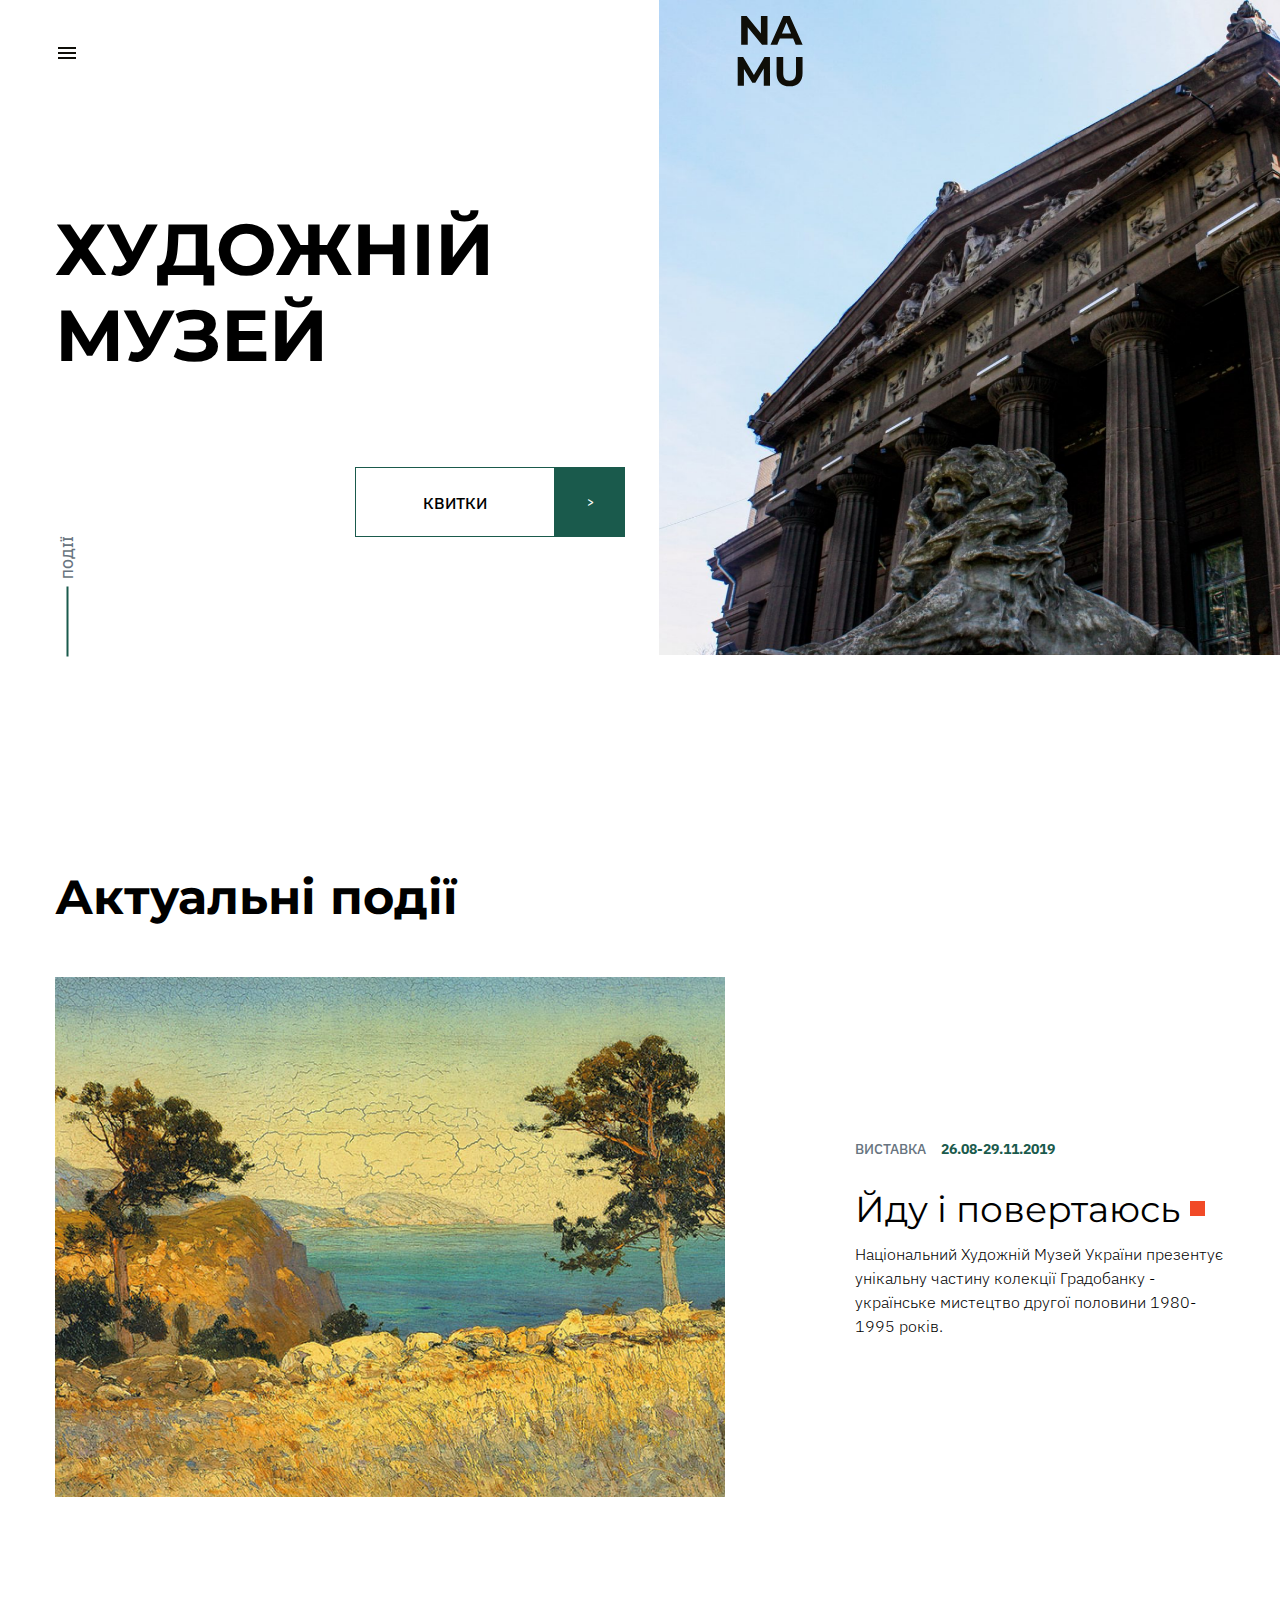
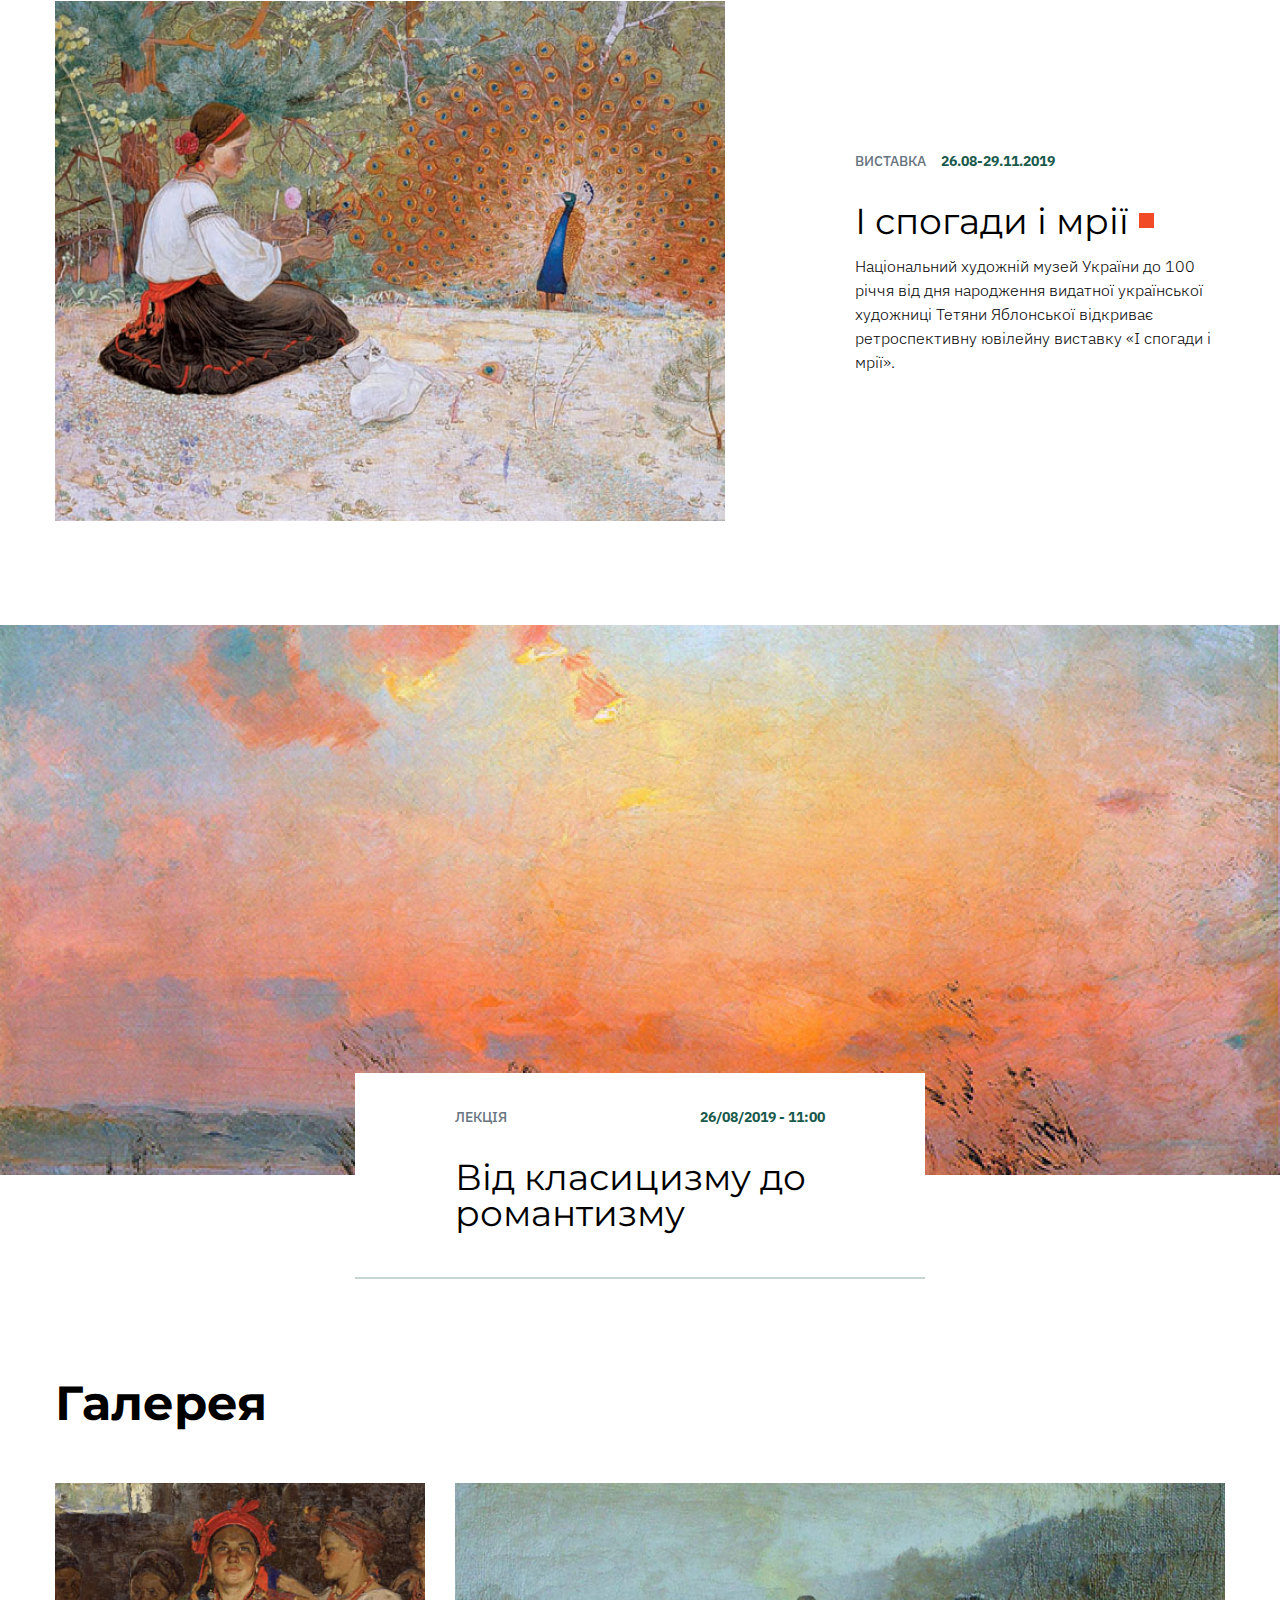
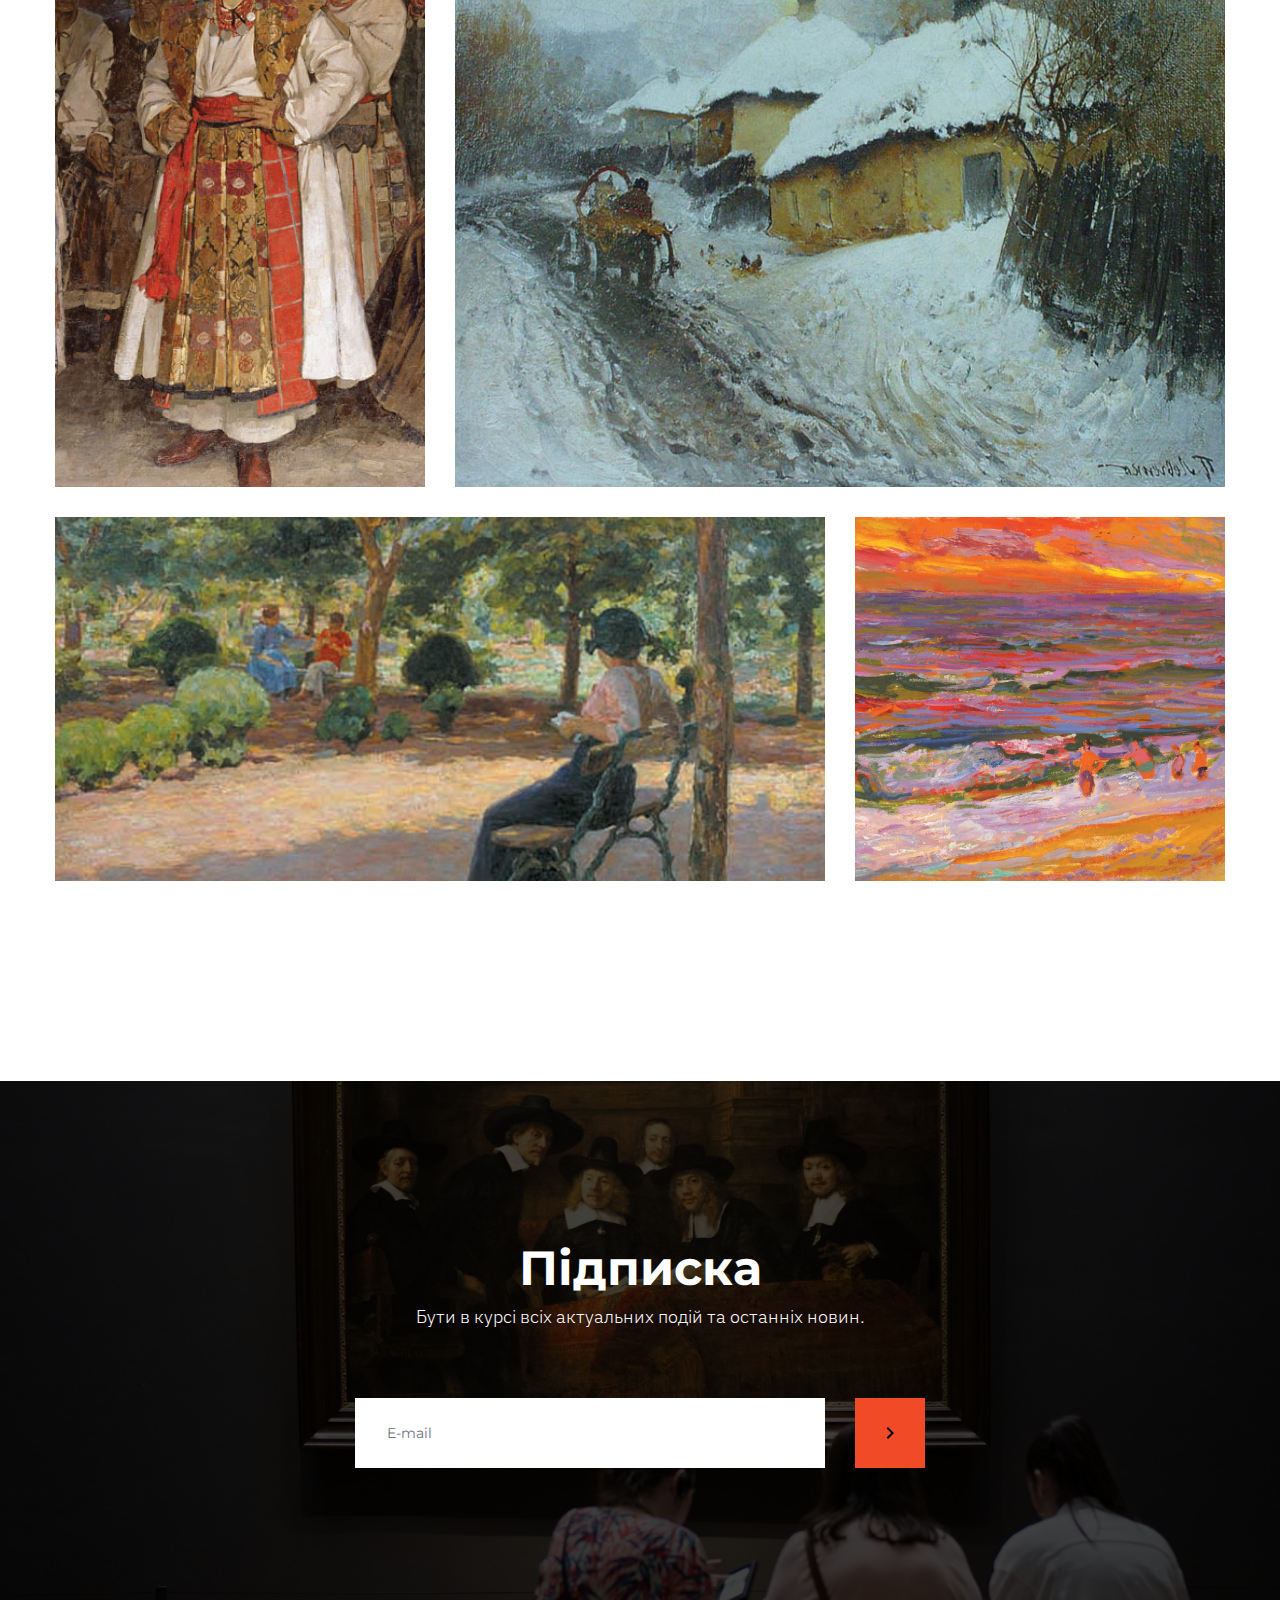
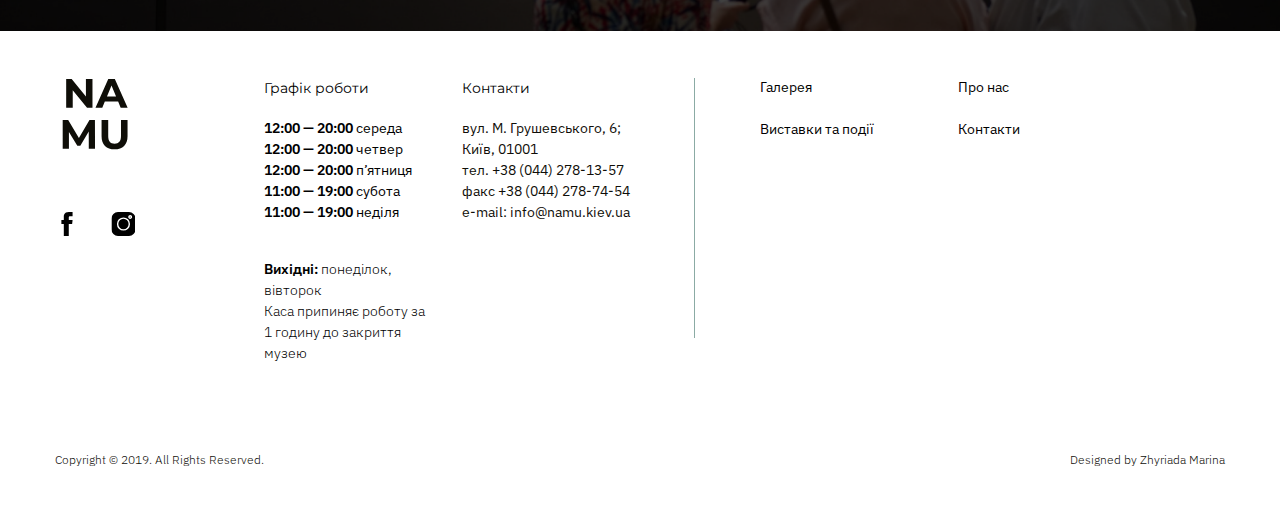
<file: index.html>
<!DOCTYPE html><html lang="uk" class="page"><head><meta charset="utf-8"><meta name="viewport" content="width=device-width, initial-scale=1.0"><title>НАМУ</title><link rel="icon" href="favicon.2f0fb898.ico" type="image/svg+xml"><link rel="stylesheet" href="index.f9e3e88d.css"></head><body class="page__body">  <header class="header"> <div class="container"> <div class="header__content"> <div class="container__header-bg"> <div class="header__image"></div> </div> <div class="header__top-bar"> <a href="#menu" class="icon icon--menu top-bar__burger-menu"></a> <a href="#" class="top-bar__logo-link"> <img src="logo.9435ae94.svg" alt="NAMU" class="top-bar__logo"> </a> </div> <div class="header__museum"> <h1 class="museum__title">Художній музей</h1> <div class="museum__button"> <a href="#events" class="museum__tickets"> <span>Квитки</span> </a> </div> <div class="museum__events"> <div class="museum__events-link"> <div class="museum__line"></div> <a href="#events" class="museum__events-title">події</a> </div> </div> </div> </div> </div> </header> <aside class="menu page__menu" id="menu"> <div class="menu__container"> <div class="menu__mobile-view"> <div class="menu__top top-bar"> <a href="#" class="icon icon--close"></a> </div> <nav class="menu__nav nav"> <ul class="nav__list"> <li class="nav__item"> <a class="nav__link" href="#gallery">Галерея</a> </li> <li class="nav__item"> <a class="nav__link" href="#events">Виставки та події</a> </li> <li class="nav__item"> <a class="nav__link" href="#follow">Про нас</a> </li> <li class="nav__item"> <a class="nav__link" href="#contacts">Контакти</a> </li> </ul> </nav> </div> <div class="menu__line"></div> <div class="menu__contacts"> <div class="menu__schedule"> <h3 class="schedule__title">Графік роботи</h3> <ul class="schedule__list"> <li class="schedule__item"><strong>12:00 — 20:00</strong> середа</li> <li class="schedule__item"><strong>12:00 — 20:00</strong> четвер</li> <li class="schedule__item"><strong>12:00 — 20:00</strong> п’ятниця</li> <li class="schedule__item"><strong>11:00 — 19:00</strong> субота</li> <li class="schedule__item"><strong>11:00 — 19:00</strong> неділя</li> </ul> </div> <div class="menu__weekends"> <p class="menu__message"> <strong>Вихідні:</strong> понеділок, вівторок <br> Каса припиняє роботу за 1 годину до закриття музею </p> </div> </div> </div> </aside>  <main class="main">  <div class="events__container main__events"> <section class="events" id="events"> <h2>Актуальні події</h2> <div class="events__exhibitions"> <article class="event"> <img src="events-img-1.241561dd.png" alt="Йду і повертаюсь" class="event__photo"> <div class="event__info"> <h4 class="event__date"> виставка <span>26.08-29.11.2019</span> </h4> <h3 class="event__title">Йду і повертаюсь <img src="icon-red-square.1bae6a74.svg" alt="Йду і повертаюсь" class="event__icon"> </h3> <p class="event__description">Національний Художній Музей України презентує унікальну частину колекції Градобанку - українське мистецтво другої половини 1980-1995 років.</p> </div> </article> <article class="event"> <img src="events-img-2.9ada0dc7.png" alt="І спогади і мрії" class="event__photo"> <div class="event__info"> <h4 class="event__date"> виставка <span>26.08-29.11.2019</span> </h4> <h3 class="event__title">І спогади і мрії <img src="icon-red-square.1bae6a74.svg" alt="І спогади і мрії" class="event__icon"> </h3> <p class="event__description">Національний художній музей України до 100 річчя від дня народження видатної української художниці Тетяни Яблонської відкриває ретроспективну ювілейну виставку «І спогади і мрії».</p> </div> </article> </div> </section> </div> <div class="lection__container main__lection"> <section class="lection"> <article class="event__lection"> <div class="lection__photo"></div> <div class="lection__info"> <h4 class="event__date event__date--lection"> лекція <span>26/08/2019 - 11:00</span> </h4> <h3 class="event__title">Від класицизму до романтизму</h3> </div> </article> </section> </div>   <section class="gallery" id="gallery"> <div class="gallery__container"> <h2 class="gallery__title">Галерея</h2> <div class="gallery__wrapper"> <article class="gallery"> <div class="gallery__photos"> <a href="#gallery" class="gallery__link gallery__link--narrow"> <img class="gallery__photo" src="gallery-1.1fcfd69b.png" alt="Ф. Кричевський - Наречена, 1910р"> </a> <a href="#gallery" class="gallery__link gallery__link--wide"> <img class="gallery__photo" src="gallery-2.dc15b24d.png" alt="П. Левченко - Глухомань (Село взимку)"> </a> </div> </article> <article class="gallery"> <div class="gallery__photos"> <a href="#gallery" class="gallery__link gallery__link--wide"> <img class="gallery__photo" src="gallery-3.6e6ff957.png" alt="Дівчина в парку"> </a> <a href="#gallery" class="gallery__link gallery__link--narrow"> <img class="gallery__photo" src="gallery-4.e07c4017.png" alt="М. Глущенко - На морі, 1970"> </a> </div> </article> </div> <article class="gallery-carousel"> <div class="gallery__photos"> <div class="gallery__photo-container"> <a href="#gallery" class="gallery__link gallery__link--carousel" data-slide="1"> <img src="gallery-1.1fcfd69b.png" alt="Image 1" class="gallery__photo gallery__photo--active" id="slide1"> </a> <a href="#gallery" class="gallery__link gallery__link--carousel" data-slide="2"> <img src="carusel-img-2.e9ea7988.png" alt="Image 2" class="gallery__photo" id="slide2"> </a> <a href="#gallery" class="gallery__link gallery__link--carousel" data-slide="3"> <img src="gallery-1.1fcfd69b.png" alt="Image 3" class="gallery__photo" id="slide3"> </a> <a href="#gallery" class="gallery__link gallery__link--carousel" data-slide="4"> <img src="carusel-img-2.e9ea7988.png" alt="Image 4" class="gallery__photo" id="slide4"> </a> </div> </div> <div class="gallery__dots"> <span class="gallery__dot gallery__dot--active" id="button1" data-slide="1"> </span> <span class="gallery__dot" id="button2" data-slide="2"> </span> <span class="gallery__dot" id="button3" data-slide="3"> </span> <span class="gallery__dot" id="button4" data-slide="4"> </span> </div> </article> </div> </section>   <section class="follow" id="follow"> <div class="follow__container"> <div class="follow__content"> <div class="follow__title"> <h2 class="follow__name">Підписка</h2> <p class="follow__slogan">Бути в курсі всіх актуальних подій та останніх новин.</p> </div> <div class="follow__form"> <form action="post" class="follow__form-position"> <input type="email" class="follow__input" placeholder="E-mail" required> <button type="submit" class="follow__button"> <span class="icon icon--follow"></span> </button> </form> </div> </div> </div> </section>   <footer class="contacts" id="contacts"> <div class="contacts__container"> <div class="contacts__icons"> <img src="logo.9435ae94.svg" alt="NAMU" class="contacts__logo"> <div class="contacts__social-media-links"> <a href="https://www.facebook.com/namu.museum/?locale=uk_UA" class="icon icon--fb"></a> <a href="https://www.instagram.com/namu.museum/" class="icon icon--insta"></a> </div> </div> <div class="contacts__schedule"> <h3 class="schedule__title">Графік роботи</h3> <ul class="schedule__list"> <li class="schedule__item"><span>12:00 — 20:00</span> середа</li> <li class="schedule__item"><span>12:00 — 20:00</span> четвер</li> <li class="schedule__item"><span>12:00 — 20:00</span> п’ятниця</li> <li class="schedule__item"><span>11:00 — 19:00</span> субота</li> <li class="schedule__item"><span>11:00 — 19:00</span> неділя</li> </ul> <br> <br> <p class="contacts__message"> <span>Вихідні:</span> понеділок, вівторок <br>Каса припиняє роботу за 1 годину до закриття музею </p> </div> <div class="contacts__info"> <h3 class="schedule__title">Контакти</h3> <a href="https://maps.app.goo.gl/gGsvGYVpAEoWohGp9" class="contacts__info-item"> вул. М. Грушевського, 6; Київ, 01001 </a> <a href="tel:+38 (044) 278-13-57" class="contacts__info-item"> тел. +38 (044) 278-13-57 </a> <a href="fax:+38 (044) 278-74-54" class="contacts__info-item"> факс +38 (044) 278-74-54 </a> <a href="mailto:“info@namu.kiev.ua”" class="contacts__info-item"> e-mail: info@namu.kiev.ua </a> </div> <div class="contacts__arrow-up"> <a href="#" class="contacts__arrow-up--link"> <img src="icon-arrow-up.26b1a45a.svg" alt="arrow-up" class="contacts__arrow-up--img"> </a> </div> <div class="contacts__line"></div> <nav class="contacts__nav nav"> <ul class="nav__list"> <li class="nav__item nav__item--footer"> <a class="nav__link nav__link--footer" href="#gallery">Галерея</a> </li> <li class="nav__item nav__item--footer"> <a class="nav__link nav__link--footer" href="#events">Виставки та події</a> </li> <li class="nav__item nav__item--footer"> <a class="nav__link nav__link--footer" href="#follow">Про нас</a> </li> <li class="nav__item nav__item--footer"> <a class="nav__link nav__link--footer" href="#contacts">Контакти</a> </li> </ul> </nav> </div> <div class="contacts__copyright"> <div class="contacts__copyright-symbol">Copyright © 2019. All Rights Reserved.</div> <div class="contacts__copyright-sign">Designed by Zhyriada Marina</div> </div> </footer>  </main> <script src="index.6f1ae151.js" defer></script> </body></html>
</file>
<file: index.f9e3e88d.css>
@import "https://fonts.googleapis.com/css2?family=IBM+Plex+Sans:wght@300;400;500;600&family=Montserrat:wght@400;700&display=swap";h2,h1{font-family:Montserrat,sans-serif;font-weight:700}h3{font-family:Montserrat,sans-serif;font-weight:400}h4{font-family:IBM Plex Sans,sans-serif;font-size:14px;font-weight:500}p{font-family:IBM Plex Sans,sans-serif;font-weight:300}a{font-family:IBM Plex Sans,sans-serif;font-weight:500}h1{text-transform:uppercase;text-align:center;font-size:45px}@media (min-width:768px){h1{text-align:left;font-size:54px;line-height:65px}}@media (min-width:1280px){h1{font-size:72px;line-height:86px}}h2{text-align:center;font-size:36px;line-height:36px}@media (min-width:768px){h2{text-align:left;font-size:48px;line-height:48px}}h3{font-size:28px;line-height:28px}@media (min-width:768px){h3{font-size:36px;line-height:36px}}h4{text-transform:uppercase;font-size:16px;line-height:16px}@media (min-width:768px){h4{font-size:14px;line-height:14px}}.page{scroll-behavior:smooth}.page:has(.page__menu:target){overflow:hidden}.page__body{min-width:320px;height:100%;margin:0}.page__menu{opacity:0;pointer-events:none;color:#fff;background-color:#1a5a4c;width:100vw;height:399px;padding-left:55px;padding-right:55px;transition:all .3s;position:fixed;top:0;left:0;right:0;transform:translateY(-100%)}.page__menu:target{opacity:1;pointer-events:all;transform:translate(0)}@media (min-width:768px){.page__menu{height:225px}}@media (min-width:1280px){.page__menu{height:233px}}.header__image{background-image:url(bg-main.47a7cf48.png);background-size:cover;background-position:end;z-index:-1;width:100%;height:300px;position:absolute;top:0;left:0}@media (min-width:768px){.header__image{width:calc(100% - 355px);height:384px;position:relative;left:355px}}@media (min-width:1280px){.header__image{width:calc(100% - 500px);height:655px;left:620px}}.header__top-bar{--columns:2;grid-template-columns:repeat(var(--columns),1fr);-ms-flex-align:center;align-items:center;column-gap:20px;height:61px;margin-top:9px;display:grid}@media (min-width:768px){.header__top-bar{--columns:6;column-gap:30px}}@media (min-width:1280px){.header__top-bar{--columns:12}}@media (min-width:768px){.header__top-bar{height:72px;margin-top:15px}}.header__museum{--columns:2;grid-template-columns:repeat(var(--columns),1fr);gap:20px;padding-top:250px;display:grid}@media (min-width:768px){.header__museum{--columns:6;column-gap:30px}}@media (min-width:1280px){.header__museum{--columns:12}}@media (min-width:768px){.header__museum{row-gap:38px;padding-top:40px}}@media (min-width:1280px){.header__museum{row-gap:0;padding-top:119px}}.top-bar__logo{height:61px}@media (min-width:768px){.top-bar__logo{height:72px;padding-left:82px;padding-right:82px}}.top-bar__logo-link{grid-column-start:2;-ms-flex-pack:center;justify-content:center;translate:-40px}@media (min-width:768px){.top-bar__logo-link{grid-column:4/6;translate:0}}@media (min-width:1280px){.top-bar__logo-link{grid-column:7/9}}.icon{background-position:50%;background-size:cover;width:24px;height:24px;transition:transform .3s;display:block}.icon:hover{transform:scale(1.2)}.icon--menu{background-image:url(icon-burger-menu.ca19ef80.svg)}.icon--close{background-image:url(icon-close.ee68a0c1.svg)}.icon--fb{background-image:url(icon-fb.6d36ca3f.svg)}.icon--insta{background-image:url(icon-insta.fbda32a7.svg)}.icon--follow{background-image:url(icon-button-arrow.39a47e0f.svg)}.menu__container{row-gap:24px;padding-top:27px;display:grid}@media (min-width:768px){.menu__container{--columns:2;grid-template-columns:repeat(var(--columns),1fr);gap:38px 20px;padding-top:39px;display:grid}}@media (min-width:768px) and (min-width:768px){.menu__container{--columns:6;column-gap:30px}}@media (min-width:768px) and (min-width:1280px){.menu__container{--columns:12}}@media (min-width:1280px){.menu__container{-ms-flex-pack:justify;justify-content:space-between;gap:102px;padding-top:40px;display:-ms-flexbox;display:flex}}.menu__mobile-view{gap:28px;display:-ms-flexbox;display:flex}@media (min-width:768px){.menu__mobile-view{gap:30px}}@media (min-width:1280px){.menu__mobile-view{gap:102px}}.menu__top{position:sticky;top:0}.menu__line{opacity:.5;border-bottom:1px solid #fff;width:100%}@media (min-width:768px){.menu__line{border-left:1px solid #fff;width:0;height:145px}.menu__contacts{column-count:2;font-size:14px;line-height:21px}}@media (min-width:768px) and (min-width:768px){.menu__contacts{gap:38px}}@media (min-width:768px) and (min-width:1280px){.menu__contacts{gap:30px}}.menu__message{padding-top:16px;font-size:14px;line-height:21px}@media (min-width:768px){.menu__message{width:144px;padding-top:40px}}@media (min-width:1280px){.menu__message{width:170px}}.menu__message span{font-weight:600}.museum__title{grid-column:1/-1}@media (min-width:768px){.museum__title{grid-column:1/4}}@media (min-width:1280px){.museum__title{grid-column:1/7}}.museum__button{grid-column:1/-1}@media (min-width:768px){.museum__button{grid-column:1/4}}@media (min-width:1280px){.museum__button{grid-column:4/7}}.museum__events{grid-column:1/3;grid-row-start:3;transform:translate(-50px,52px)}.museum__events-link{display:none}@media (min-width:1280px){.museum__events-link{z-index:3;display:inline-block;top:587px;left:0;transform:rotate(270deg)}}.museum__events-title{color:#687480;text-transform:uppercase;cursor:pointer;font-size:14px;line-height:14px;display:inline-block}.museum__events-title:hover{color:#000}.museum__tickets:before{content:">";color:#fff;background-color:#1a5a4c;-ms-flex-pack:center;justify-content:center;-ms-flex-align:center;align-items:center;width:50px;height:50px;margin:0;font-size:12px;display:-ms-flexbox;display:flex;position:absolute;top:0;right:0}@media (min-width:768px){.museum__tickets:before{width:70px;height:70px}}.museum__tickets{text-transform:uppercase;color:#000;cursor:pointer;width:100%;height:50px;padding-right:50px;line-height:50px;display:inline-block;position:relative}@media (min-width:768px){.museum__tickets{height:70px;padding-right:70px;line-height:70px}}@media (min-width:1280px){.museum__tickets{margin-top:89px}}.museum__tickets span{text-align:center;border:1px solid #1a5a4c;width:100%;height:100%;margin:0;display:inline-block;position:relative}.museum__tickets span:before{content:"";z-index:-1;background-color:#ccc;width:0;height:100%;transition:width .3s;position:absolute;top:0;left:0}.museum__tickets:hover{color:#1a5a4c}.museum__tickets:hover span:before{width:100%}.museum__line{border:1px solid #1a5a4c;width:70px;margin:4px;display:inline-block}.main{padding-top:70px}@media (min-width:768px){.main{padding-top:107px}}@media (min-width:1280px){.main{padding-top:318px}}.main__events{row-gap:100px;padding-bottom:60px;display:grid}@media (min-width:768px){.main__events{row-gap:88px;padding-bottom:112px}}@media (min-width:1280px){.main__events{row-gap:200px;padding-bottom:104px}}.main__lection{-ms-flex-pack:center;justify-content:center;-ms-flex-align:center;align-items:center;display:-ms-flexbox;display:flex}.events{row-gap:40px;display:grid}@media (min-width:768px){.events{row-gap:48px}}@media (min-width:1280px){.events{row-gap:56px}}.events__exhibitions{row-gap:60px;display:grid}@media (min-width:768px){.events__exhibitions{row-gap:64px}}@media (min-width:1280px){.events__exhibitions{row-gap:104px}}.events__container{min-width:280px;margin-left:auto;margin-right:auto;padding-left:20px;padding-right:20px}@media (min-width:768px){.events__container{padding-left:39px;padding-right:39px}}@media (min-width:1280px){.events__container{max-width:1280px;padding-left:55px;padding-right:55px}}.event{--columns:2;grid-template-columns:repeat(var(--columns),1fr);gap:20px;display:grid}@media (min-width:768px){.event{--columns:6;column-gap:30px}}@media (min-width:1280px){.event{--columns:12}}@media (min-width:768px){.event{row-gap:40px}}.event__photo{grid-column:1/-1;width:100%;height:100%;transition:transform .3s}.event__photo:hover{transform:scale(1.05)}@media (min-width:1280px){.event__photo{grid-column:1/8}}.event__info{grid-column:1/-1}@media (min-width:768px){.event__info{grid-column:span 4}}@media (min-width:1280px){.event__info{grid-column:9/13;-ms-flex-item-align:center;align-self:center}}.event__date{color:#687480;-ms-flex-align:center;align-items:center;gap:15px;padding-bottom:15px;display:-ms-flexbox;display:flex}@media (min-width:768px){.event__date{padding-bottom:30px}}.event__date span{color:#1a5a4c;font-weight:700;line-height:24px}.event__date--lection{-ms-flex-pack:distribute;justify-content:space-around}@media (min-width:768px){.event__date--lection{-ms-flex-pack:justify;justify-content:space-between}}.event__title{text-align:center;-ms-flex-direction:row;flex-direction:row;-ms-flex-align:center;align-items:center;width:100%;padding-bottom:10px;font-size:28px;display:-ms-flexbox;display:flex}@media (min-width:768px){.event__title{text-align:left;padding-bottom:15px;font-size:36px}}.event__description{font-size:16px;line-height:24px}.event__icon{margin-left:10px;margin-right:10px}.event__lection{-ms-flex-direction:column;flex-direction:column;-ms-flex-pack:center;justify-content:center;display:-ms-flexbox;display:flex}.lection__photo{z-index:-1;background:url(events-img-3.f6dcab54.png) 50%/cover no-repeat;width:100vw;height:210px}@media (min-width:768px){.lection__photo{width:700px;height:390px}}@media (min-width:1280px){.lection__photo{width:100vw;height:550px}}.lection__info{background-color:#fff;-ms-flex-direction:column;flex-direction:column;-ms-flex-pack:center;justify-content:center;width:280px;height:140px;margin:auto;display:-ms-flexbox;display:flex;position:relative;transform:translateY(-57px);box-shadow:0 2px rgba(26,90,76,.25)}@media (min-width:768px){.lection__info{width:570px;height:204px;padding:50px 100px;transform:translateY(-84px)}}@media (min-width:1280px){.lection__info{transform:translateY(-102px)}}.nav__list{column-count:2;gap:39px;margin:0;padding:0;list-style:none}@media (min-width:768px){.nav__list{gap:24px 20px}}@media (min-width:1280px){.nav__list{gap:24px 31px}}.nav__link{color:inherit;font-size:16px;font-weight:500;line-height:100%;text-decoration:none}@media (min-width:1280px){.nav__link{font-size:22px}}.nav__link:after{content:"";transform-origin:50%;background-color:#fff;width:75%;height:1px;margin-top:3px;transition:transform .3s;display:block;transform:scale(0)}.nav__link:hover:after{transform:scale(1)}.nav__link--footer{font-size:14px;font-weight:400;line-height:14px}.nav__link--footer:hover{color:#1a5a4c}.nav__item{width:100px;margin-bottom:20px}@media (min-width:768px){.nav__item{margin-bottom:24px}}@media (min-width:1280px){.nav__item{width:169px;margin-bottom:20px}}.nav__item--footer{width:130px;margin-bottom:20px}@media (min-width:768px){.nav__item--footer{width:220px}}@media (min-width:1280px){.nav__item--footer{width:169px}}.schedule{text-align:left}.schedule__title{padding-bottom:20px;font-size:14px;font-weight:400;line-height:20px}.schedule__item{font-family:IBM Plex Sans,sans-serif;font-size:14px;font-weight:400;line-height:21px}.schedule__item span{font-weight:600}.gallery__title{min-width:280px;margin-left:auto;margin-right:auto;padding-left:20px;padding-right:20px}@media (min-width:768px){.gallery__title{padding-left:39px;padding-right:39px}}@media (min-width:1280px){.gallery__title{max-width:1280px;padding-left:0;padding-right:0}}.gallery__wrapper{display:none}@media (min-width:1280px){.gallery__wrapper{row-gap:30px;padding-top:56px;display:grid}}.gallery__photos{overflow:hidden}@media (min-width:1280px){.gallery__photos{--columns:2;grid-template-columns:repeat(var(--columns),1fr);column-gap:20px;display:grid}}@media (min-width:1280px) and (min-width:768px){.gallery__photos{--columns:6;column-gap:30px}}@media (min-width:1280px) and (min-width:1280px){.gallery__photos{--columns:12}}.gallery__container{padding-bottom:100px}@media (min-width:768px){.gallery__container{padding-bottom:92px}}@media (min-width:1280px){.gallery__container{min-width:280px;margin-left:auto;margin-right:auto;padding-bottom:200px;padding-left:20px;padding-right:20px}}@media (min-width:1280px) and (min-width:768px){.gallery__container{padding-left:39px;padding-right:39px}}@media (min-width:1280px) and (min-width:1280px){.gallery__container{max-width:1280px;padding-left:55px;padding-right:55px}}.gallery__photo-container{-ms-flex-direction:row;flex-direction:row;column-gap:20px;margin-left:39px;transition:transform .3s;display:-ms-flexbox;display:flex}.gallery__link{transition:transform .3s}.gallery__link:hover{transform:scale(1.05)}@media (min-width:1280px){.gallery__link--wide{grid-column:span 8}.gallery__link--narrow{grid-column:span 4}}.gallery__link--carousel{width:280px;height:410px}@media (min-width:768px){.gallery__link--carousel{width:340px;height:543px}}.gallery__photo{object-fit:cover;height:100%}@media (min-width:1280px){.gallery__photo{width:100%}}.gallery-carousel{padding-top:40px}@media (min-width:768px){.gallery-carousel{padding-top:48px}}@media (min-width:1280px){.gallery-carousel{display:none}}.gallery__dots{-ms-flex-pack:center;justify-content:center;-ms-flex-align:center;align-items:center;padding-top:20px;display:-ms-flexbox;display:flex}@media (min-width:768px){.gallery__dots{padding-top:32px}}@media (min-width:1280px){.gallery__dots{display:none}}.gallery__dot{cursor:pointer;background-color:#e0e0e0;border-radius:50%;width:9px;height:9px;margin:0 22px;transition:background-color .6s;display:inline-block}.gallery__dot--active{background-color:#1a5a4c}.follow{background:url(follow-bg.ea74c1b9.png) 50%/cover no-repeat;height:386px}@media (min-width:768px){.follow{height:380px}}@media (min-width:1280px){.follow{height:550px}}.follow__container{--columns:2;grid-template-columns:repeat(var(--columns),1fr);column-gap:20px;min-width:280px;height:100%;margin-left:auto;margin-right:auto;padding-left:20px;padding-right:20px;display:grid}@media (min-width:768px){.follow__container{padding-left:39px;padding-right:39px}}@media (min-width:1280px){.follow__container{max-width:1280px;padding-left:55px;padding-right:55px}}@media (min-width:768px){.follow__container{--columns:6;column-gap:30px}}@media (min-width:1280px){.follow__container{--columns:12}}.follow__content{color:#fff;-ms-flex-direction:column;flex-direction:column;grid-column:1/-1;-ms-flex-pack:center;justify-content:center;row-gap:50px;display:-ms-flexbox;display:flex}@media (min-width:768px){.follow__content{grid-column:2/-2;row-gap:64px}}@media (min-width:1280px){.follow__content{grid-column:4/-4;row-gap:72px}}.follow__title{-ms-flex-direction:column;flex-direction:column;-ms-flex-align:center;align-items:center;row-gap:20px;display:-ms-flexbox;display:flex}@media (min-width:768px){.follow__title{row-gap:16px}}.follow__slogan{text-align:center;font-size:18px;line-height:100%}@media (min-width:768px){.follow__slogan{text-align:left}}@media (min-width:1280px){.follow__slogan{text-align:center}}.follow__form{-ms-flex-pack:justify;justify-content:space-between;display:-ms-flexbox;display:flex;position:relative}.follow__form-position{width:100%;height:50px}@media (min-width:768px){.follow__form-position{height:70px}}.follow__input{border:none;outline:none;width:calc(100% - 50px);height:100%;padding:18px 24px;font-family:Montserrat,sans-serif;line-height:14px}@media (min-width:768px){.follow__input{width:calc(100% - 85px);padding:28px 24px}}@media (min-width:1280px){.follow__input{width:calc(100% - 100px);padding:28px 32px}}.follow__input::placeholder{color:#687480;font-family:Montserrat,sans-serif;font-size:14px;font-weight:400;line-height:14px}.follow__input::placeholder{color:#687480;font-family:Montserrat,sans-serif;font-size:14px;font-weight:400;line-height:14px}.follow__button{cursor:pointer;background-color:#f14a27;background-size:auto;border:none;height:100%;padding:13px;text-decoration:none;position:absolute}@media (min-width:768px){.follow__button{margin-left:16px;padding:23px}}@media (min-width:1280px){.follow__button{margin-left:30px}}.contacts{min-width:280px;margin-left:auto;margin-right:auto;padding-top:50px;padding-left:20px;padding-right:20px}@media (min-width:768px){.contacts{padding-left:39px;padding-right:39px}}@media (min-width:1280px){.contacts{max-width:1280px;padding-left:55px;padding-right:55px}}@media (min-width:768px){.contacts{padding-top:51px}}@media (min-width:1280px){.contacts{padding-top:47px}}.contacts__container{--columns:2;grid-template-columns:repeat(var(--columns),1fr);gap:40px;display:grid}@media (min-width:768px){.contacts__container{--columns:6;column-gap:30px}}@media (min-width:1280px){.contacts__container{--columns:12}}.contacts__icons{grid-column:1/-1;-ms-flex-pack:justify;justify-content:space-between;-ms-flex-align:center;align-items:center;display:-ms-flexbox;display:flex}@media (min-width:768px){.contacts__icons{-ms-flex-direction:column;flex-direction:column;grid-column:span 1;-ms-flex-pack:start;justify-content:start;gap:62px}}.contacts__logo{height:72px}.contacts__social-media-links{gap:20px;display:-ms-flexbox;display:flex}@media (min-width:768px){.contacts__social-media-links{gap:32px}}@media (min-width:1280px){.contacts__social-media-links{-ms-flex-pack:justify;justify-content:space-between}}@media (min-width:768px){.contacts__schedule{grid-column:2/-4}}@media (min-width:1280px){.contacts__schedule{grid-column:3/5}}.contacts__info{-ms-flex-direction:column;flex-direction:column;display:-ms-flexbox;display:flex}@media (min-width:768px){.contacts__info{grid-column:4/6}}@media (min-width:1280px){.contacts__info{grid-column:5/7}}.contacts__info-item{color:#0f0e08;font-size:14px;font-weight:400;line-height:21px}.contacts__info-item:hover{color:#1a5a4c}.contacts__nav{grid-column:1/-1;grid-row-start:4}@media (min-width:768px){.contacts__nav{grid-column:2/-2;grid-row-start:3}}@media (min-width:1280px){.contacts__nav{grid-column:8/12;grid-row-start:1}}.contacts__arrow-up{grid-column:1/-1;grid-row-start:3;-ms-flex-pack:end;justify-content:flex-end;display:-ms-flexbox;display:flex}@media (min-width:768px){.contacts__arrow-up{display:none}}.contacts__arrow-up--link{box-sizing:border-box;border:1px solid #1a5a4c;border-radius:50%;grid-column:2/-1;-ms-flex-pack:center;justify-content:center;-ms-flex-align:center;align-items:center;width:50px;height:50px;display:-ms-flexbox;display:flex;position:absolute;transform:translateY(-100%)}.contacts__arrow-up--link:hover{border:1px dotted #1a5a4c}.contacts__arrow-up--img{width:16px;height:16px;display:block}.contacts__line{opacity:.5;border-bottom:1px solid #1a5a4c;grid-column:1/-1;grid-row-start:3;justify-self:center;width:100%;padding-top:20px}@media (min-width:768px){.contacts__line{border-bottom:1px solid #1a5a4c;grid-column:2/-2;grid-row-start:2;justify-self:center;padding-top:0}}@media (min-width:1280px){.contacts__line{border-left:1px solid #1a5a4c;grid-column:7/8;grid-row-start:1;justify-self:center;width:0;height:260px}}.contacts__message{font-size:14px;line-height:21px}@media (min-width:1280px){.contacts__message span{font-weight:600}}.contacts__copyright{--columns:2;grid-template-columns:repeat(var(--columns),1fr);color:#0f0e08;column-gap:20px;padding:60px 0 30px;font-family:IBM Plex Sans,sans-serif;font-size:12px;font-weight:300;line-height:17px;display:grid}@media (min-width:768px){.contacts__copyright{--columns:6;column-gap:30px}}@media (min-width:1280px){.contacts__copyright{--columns:12}}@media (max-width:767px){.contacts__copyright{-ms-flex-direction:column-reverse;flex-direction:column-reverse;-ms-flex-pack:center;justify-content:center;-ms-flex-align:center;align-items:center;gap:10px;display:-ms-flexbox;display:flex}}@media (min-width:768px){.contacts__copyright{padding:100px 0 36px}}@media (min-width:1280px){.contacts__copyright{padding:87px 0 55px}}.contacts__copyright-symbol{grid-column:1/-1}@media (min-width:768px){.contacts__copyright-symbol{grid-column:1/4}}.contacts__copyright-sign{grid-column:1/-1}@media (min-width:768px){.contacts__copyright-sign{grid-column:-3/-1}.contacts__copyright-sign:not(:is(:lang(ae),:lang(ar),:lang(arc),:lang(bcc),:lang(bqi),:lang(ckb),:lang(dv),:lang(fa),:lang(glk),:lang(he),:lang(ku),:lang(mzn),:lang(nqo),:lang(pnb),:lang(ps),:lang(sd),:lang(ug),:lang(ur),:lang(yi))){text-align:right}.contacts__copyright-sign:is(:lang(ae),:lang(ar),:lang(arc),:lang(bcc),:lang(bqi),:lang(ckb),:lang(dv),:lang(fa),:lang(glk),:lang(he),:lang(ku),:lang(mzn),:lang(nqo),:lang(pnb),:lang(ps),:lang(sd),:lang(ug),:lang(ur),:lang(yi)){text-align:left}}@media (min-width:1280px){.contacts__copyright-sign{grid-column:-3/-1}}*{box-sizing:border-box;margin:0}body,h1,h2,h3,h4,h5,h6,p,ul{margin:0;padding:0}ul{list-style:none}a{text-decoration:none}.container{min-width:280px;margin-left:auto;margin-right:auto;padding-left:20px;padding-right:20px}@media (min-width:768px){.container{padding-left:39px;padding-right:39px}}@media (min-width:1280px){.container{max-width:1280px;padding-left:55px;padding-right:55px}}.container__header-bg{overflow:hidden}@media (min-width:768px){.container__header-bg{z-index:-1;margin-left:calc(50% - 384px);padding-left:39px;position:absolute;top:0;left:0;right:0}}@media (min-width:1280px){.container__header-bg{margin-left:calc(50% - 640px)}}
/*# sourceMappingURL=index.f9e3e88d.css.map */
</file>
